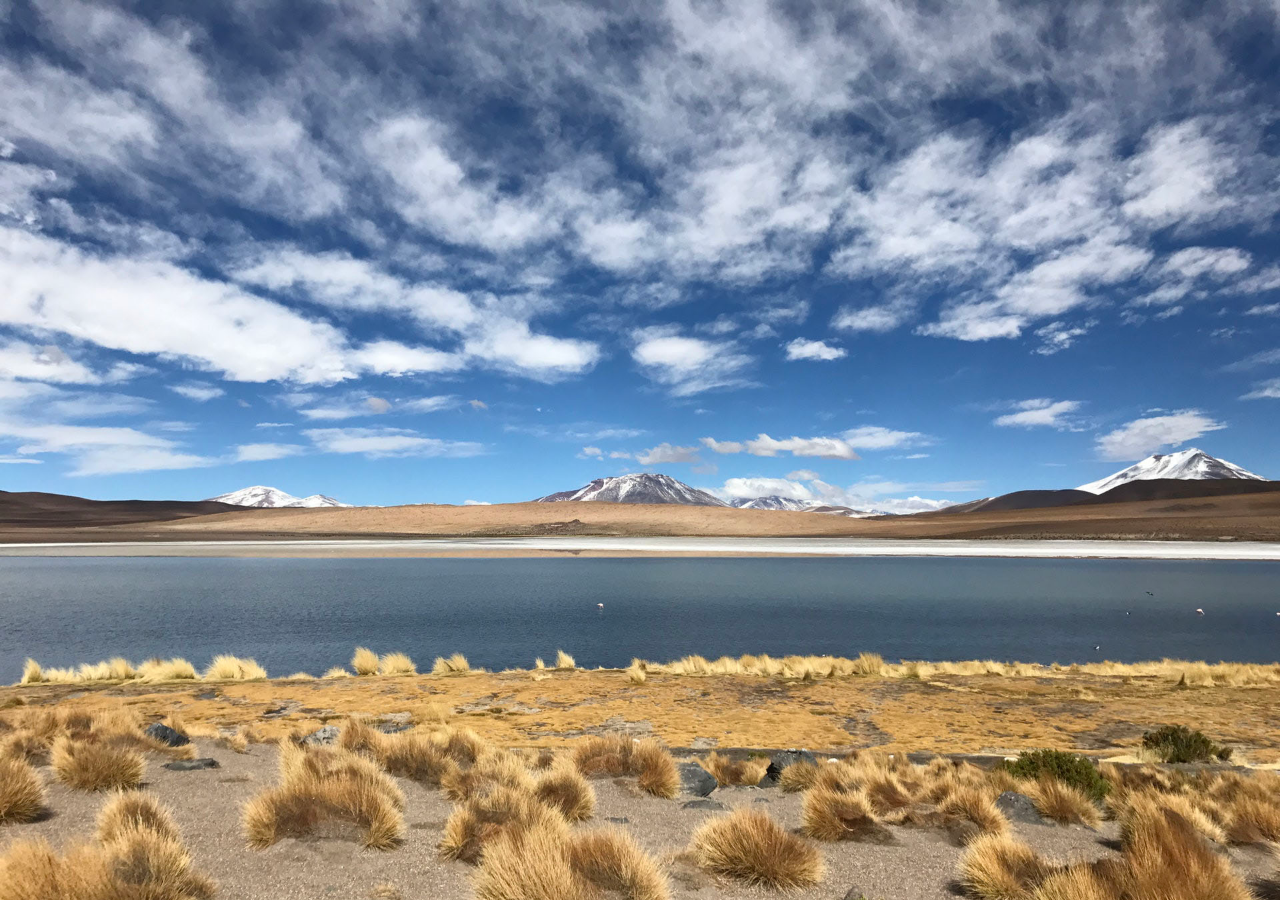
<file: practice.html>
<!DOCTYPE html>
<html>
<head>
	<title>Full Screen background image</title>

	<style type="text/css">
		
		body{
			background-image:url(back.jpg);
			background-size: cover;
			background-attachment: fixed;
		}

		.content{
			background: white;
			width: 50%;
			padding: 40px;
			margin: 100px auto;
			font-family: calibri;
			border-radius: 10px;
		}

		p{
			font-size: 25px;
			color: black;
		}

	</style>
</head>
</html>
</file>
